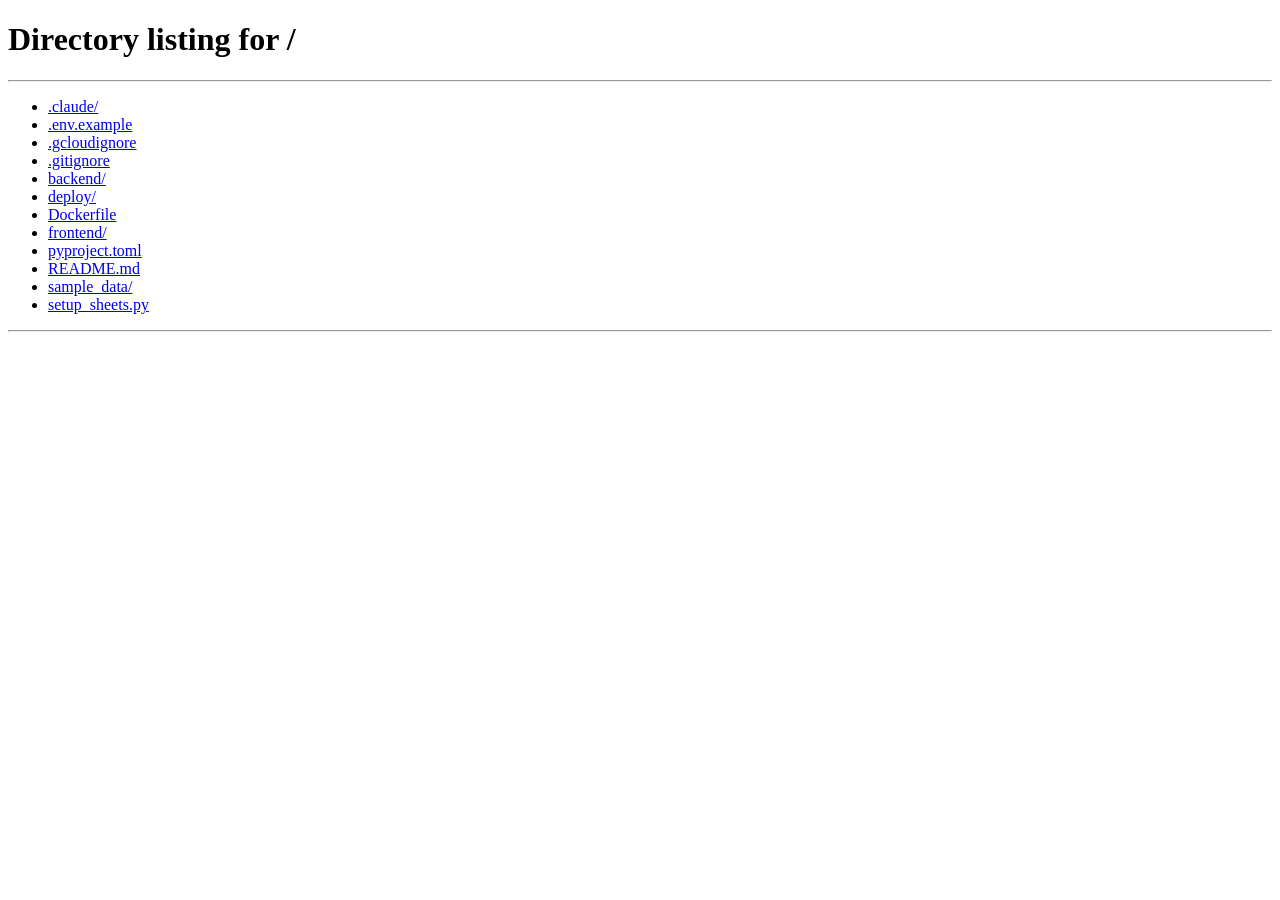
<file: frontend/index.html>
<!DOCTYPE html>
<html lang="en">
<head>
  <meta charset="UTF-8" />
  <meta name="viewport" content="width=device-width, initial-scale=1.0" />
  <title>Smart Classroom — MITAOE</title>
  <link rel="stylesheet" href="style.css" />
</head>
<body>

  <!-- Sidebar -->
  <aside class="sidebar">
    <div class="logo">
      <span class="logo-icon">🎓</span>
      <div>
        <div class="logo-title">Smart Classroom</div>
        <div class="logo-sub">MITAOE · CSE AI&ML</div>
      </div>
    </div>

    <!-- User badge -->
    <div class="user-badge">
      <div class="user-avatar" id="nav-avatar">?</div>
      <div>
        <div class="user-name"  id="nav-name">—</div>
        <div class="user-role"  id="nav-role">—</div>
      </div>
    </div>

    <nav id="sidebar-nav">
      <!-- Injected by JS based on role -->
    </nav>

    <button class="nav-btn logout-btn" onclick="logout()">🚪 Logout</button>
  </aside>

  <!-- Main content -->
  <main class="content">

    <!-- ── DASHBOARD (hod / admin) ───────────────────────────── -->
    <section id="tab-dashboard" class="tab">
      <h1>HoD Dashboard</h1>
      <p class="subtitle">Live department analytics — powered by AI agents</p>
      <div class="card-grid">
        <div class="stat-card"><div class="stat-label">Dept Attendance</div><div class="stat-value" id="val-att">—</div></div>
        <div class="stat-card"><div class="stat-label">GATE Readiness</div><div class="stat-value" id="val-gate">—</div></div>
        <div class="stat-card"><div class="stat-label">Syllabus Coverage</div><div class="stat-value" id="val-cov">—</div></div>
        <div class="stat-card"><div class="stat-label">Quiz Attempts</div><div class="stat-value" id="val-quiz">—</div></div>
        <div class="stat-card"><div class="stat-label">Topics Done</div><div class="stat-value" id="val-topics">—</div></div>
      </div>
      <button class="btn primary" onclick="loadHodDashboard()">🔄 Refresh</button>
      <div id="hod-result" class="result-box hidden"></div>
    </section>

    <!-- ── MY PROFILE (student) ──────────────────────────────── -->
    <section id="tab-profile" class="tab">
      <h1>My Profile</h1>
      <div class="card" id="profile-card">
        <p class="loading-text">Loading your profile…</p>
      </div>
      <div class="card">
        <h2>My Performance</h2>
        <div class="card-grid">
          <div class="stat-card"><div class="stat-label">Attendance</div><div class="stat-value" id="st-att">—</div></div>
          <div class="stat-card"><div class="stat-label">Avg Quiz Score</div><div class="stat-value" id="st-quiz">—</div></div>
          <div class="stat-card"><div class="stat-label">GATE Readiness</div><div class="stat-value" id="st-gate">—</div></div>
        </div>
        <div id="st-weak" class="weak-topics hidden"></div>
        <div id="st-insight" class="insight-box hidden"></div>
      </div>
    </section>

    <!-- ── STUDENTS (admin / hod / faculty) ──────────────────── -->
    <section id="tab-students" class="tab">
      <h1>Student List</h1>
      <div class="table-toolbar">
        <input id="student-search" type="text" placeholder="Search by PRN or Name…"
               oninput="filterTable('student-table', this.value)" />
        <button class="btn primary small" onclick="loadStudents()">🔄 Refresh</button>
      </div>
      <div class="table-wrap">
        <table id="student-table" class="data-table">
          <thead>
            <tr>
              <th>PRN</th><th>Name</th><th>Class</th><th>Division</th>
              <th>Department</th><th>Mobile</th><th>Parent Email</th>
            </tr>
          </thead>
          <tbody id="student-tbody"></tbody>
        </table>
      </div>
    </section>

    <!-- ── FACULTY LIST (admin / hod) ────────────────────────── -->
    <section id="tab-faculty" class="tab">
      <h1>Faculty &amp; Course List</h1>
      <div class="table-toolbar">
        <input id="faculty-search" type="text" placeholder="Search by name or subject…"
               oninput="filterTable('faculty-table', this.value)" />
        <button class="btn primary small" onclick="loadFaculty()">🔄 Refresh</button>
      </div>
      <div class="table-wrap">
        <table id="faculty-table" class="data-table">
          <thead>
            <tr>
              <th>ID</th><th>Name</th><th>Department</th><th>Subject</th>
              <th>Course</th><th>Semester</th><th>Email</th>
            </tr>
          </thead>
          <tbody id="faculty-tbody"></tbody>
        </table>
      </div>
    </section>

    <!-- ── SUBJECTS / COURSES ─────────────────────────────────── -->
    <section id="tab-subjects" class="tab">
      <h1>Subject &amp; Course List</h1>
      <div class="table-toolbar">
        <input id="subject-search" type="text" placeholder="Search by code or name…"
               oninput="filterTable('subject-table', this.value)" />
        <button class="btn primary small" onclick="loadSubjects()">🔄 Refresh</button>
      </div>
      <div class="table-wrap">
        <table id="subject-table" class="data-table">
          <thead>
            <tr>
              <th>Code</th><th>Subject Name</th><th>Department</th>
              <th>Semester</th><th>Credits</th><th>Faculty</th>
            </tr>
          </thead>
          <tbody id="subject-tbody"></tbody>
        </table>
      </div>
    </section>

    <!-- ── LESSON PLAN ────────────────────────────────────────── -->
    <section id="tab-lesson" class="tab">
      <h1>Lesson Plan</h1>
      <div class="table-toolbar">
        <input id="lesson-subject" type="text" placeholder="Filter by Subject Code (e.g. CS501)" />
        <button class="btn primary small" onclick="loadLessonPlan()">🔍 Filter</button>
        <button class="btn secondary small" onclick="loadLessonPlan(true)">All</button>
      </div>
      <div class="table-wrap">
        <table id="lesson-table" class="data-table">
          <thead>
            <tr>
              <th>Subject</th><th>Unit</th><th>Topic No</th><th>Topic</th>
              <th>Planned Date</th><th>Hours</th><th>CO</th><th>Bloom's</th><th>Status</th>
            </tr>
          </thead>
          <tbody id="lesson-tbody"></tbody>
        </table>
      </div>
    </section>

    <!-- ── UPLOADS (admin / hod / faculty) ───────────────────── -->
    <section id="tab-upload" class="tab">
      <h1>Upload Data</h1>
      <p class="subtitle">Add records one at a time or upload a CSV / Excel file in bulk.</p>

      <!-- Mode toggle -->
      <div class="upload-mode-bar">
        <button class="upload-mode-btn active" id="mode-bulk-btn"
                onclick="setUploadMode('bulk')">📂 Bulk Upload (CSV / Excel)</button>
        <button class="upload-mode-btn" id="mode-single-btn"
                onclick="setUploadMode('single')">➕ Add Single Record</button>
      </div>

      <!-- ── BULK UPLOAD ── -->
      <div id="bulk-upload-section">
        <div class="upload-grid">

          <div class="card upload-card">
            <div class="upload-icon">👥</div>
            <h2>Student List</h2>
            <p>PRN, Name, Class, Division, Mobile, Parent Email</p>
            <a href="#" onclick="downloadSample('students')" class="sample-link">⬇ Download sample CSV</a>
            <div class="file-drop" id="drop-students"
                 onclick="document.getElementById('file-students').click()"
                 ondragover="event.preventDefault()" ondrop="handleDrop(event,'students')">
              <span id="drop-students-label">Click or drag CSV / Excel here</span>
            </div>
            <input type="file" id="file-students" accept=".csv,.xlsx,.xls" class="hidden"
                   onchange="uploadFile('students', this)" />
            <div id="result-students" class="result-box hidden"></div>
          </div>

          <div class="card upload-card">
            <div class="upload-icon">👨‍🏫</div>
            <h2>Faculty List</h2>
            <p>Faculty ID, Name, Department, Subject, Email</p>
            <a href="#" onclick="downloadSample('faculty')" class="sample-link">⬇ Download sample CSV</a>
            <div class="file-drop" id="drop-faculty"
                 onclick="document.getElementById('file-faculty').click()"
                 ondragover="event.preventDefault()" ondrop="handleDrop(event,'faculty')">
              <span id="drop-faculty-label">Click or drag CSV / Excel here</span>
            </div>
            <input type="file" id="file-faculty" accept=".csv,.xlsx,.xls" class="hidden"
                   onchange="uploadFile('faculty', this)" />
            <div id="result-faculty" class="result-box hidden"></div>
          </div>

          <div class="card upload-card">
            <div class="upload-icon">📚</div>
            <h2>Subject / Course List</h2>
            <p>Subject Code, Name, Credits, Faculty Assigned</p>
            <a href="#" onclick="downloadSample('subjects')" class="sample-link">⬇ Download sample CSV</a>
            <div class="file-drop" id="drop-subjects"
                 onclick="document.getElementById('file-subjects').click()"
                 ondragover="event.preventDefault()" ondrop="handleDrop(event,'subjects')">
              <span id="drop-subjects-label">Click or drag CSV / Excel here</span>
            </div>
            <input type="file" id="file-subjects" accept=".csv,.xlsx,.xls" class="hidden"
                   onchange="uploadFile('subjects', this)" />
            <div id="result-subjects" class="result-box hidden"></div>
          </div>

          <div class="card upload-card">
            <div class="upload-icon">📋</div>
            <h2>Lesson / Teaching Plan</h2>
            <p>Unit, Topic, Planned Date, Hours, CO, Bloom's</p>
            <a href="#" onclick="downloadSample('lesson_plan')" class="sample-link">⬇ Download sample CSV</a>
            <div class="file-drop" id="drop-lesson_plan"
                 onclick="document.getElementById('file-lesson_plan').click()"
                 ondragover="event.preventDefault()" ondrop="handleDrop(event,'lesson_plan')">
              <span id="drop-lesson_plan-label">Click or drag CSV / Excel here</span>
            </div>
            <input type="file" id="file-lesson_plan" accept=".csv,.xlsx,.xls" class="hidden"
                   onchange="uploadFile('lesson_plan', this)" />
            <div id="result-lesson_plan" class="result-box hidden"></div>
          </div>

          <!-- Admin only -->
          <div class="card upload-card" id="upload-users-card" style="display:none">
            <div class="upload-icon">🔐</div>
            <h2>User Accounts</h2>
            <p>ID, Name, Role, Email, Password (plain — hashed automatically)</p>
            <a href="#" onclick="downloadSample('users')" class="sample-link">⬇ Download sample CSV</a>
            <div class="file-drop" id="drop-users"
                 onclick="document.getElementById('file-users').click()"
                 ondragover="event.preventDefault()" ondrop="handleDrop(event,'users')">
              <span id="drop-users-label">Click or drag CSV / Excel here</span>
            </div>
            <input type="file" id="file-users" accept=".csv,.xlsx,.xls" class="hidden"
                   onchange="uploadFile('users', this)" />
            <div id="result-users" class="result-box hidden"></div>
          </div>

        </div>
      </div><!-- /bulk -->

      <!-- ── SINGLE ENTRY ── -->
      <div id="single-upload-section" style="display:none">
        <div class="card" style="max-width:660px">

          <label>Data Type</label>
          <select id="single-type" onchange="renderSingleForm(this.value)">
            <option value="students">Student</option>
            <option value="faculty">Faculty</option>
            <option value="subjects">Subject / Course</option>
            <option value="lesson_plan">Lesson Plan (Topic)</option>
            <option value="users" id="single-type-users">User Account</option>
          </select>

          <div id="single-form-fields" style="margin-top:16px"></div>

          <div id="single-result" class="result-box hidden" style="margin-top:12px"></div>

          <button class="btn primary" style="margin-top:16px;width:100%"
                  onclick="submitSingle()">➕ Add Record</button>
        </div>
      </div><!-- /single -->

    </section>

    <!-- ── ATTENDANCE ─────────────────────────────────────────── -->
    <section id="tab-attendance" class="tab">
      <h1>Attendance</h1>
      <div class="two-col">
        <div class="card">
          <h2>Generate QR Code <span class="badge">Faculty</span></h2>
          <label>Lecture ID</label>
          <input id="qr-lecture-id" type="text" placeholder="e.g. CS501-L001" />
          <button class="btn primary" onclick="generateQR()">Generate QR</button>
          <div id="qr-result" class="qr-container hidden">
            <img id="qr-image" src="" alt="QR Code" />
            <p id="qr-token-display"></p>
            <p id="qr-expiry-display" class="qr-timer"></p>
          </div>
        </div>
        <div class="card">
          <h2>Mark Attendance <span class="badge student-badge">Student</span></h2>
          <label>Lecture ID</label><input id="att-lid" type="text" placeholder="CS501-L001" />
          <label>Lecture No</label><input id="att-lno" type="number" placeholder="1" />
          <label>Subject Code</label><input id="att-sub" type="text" placeholder="CS501" />
          <label>Date</label><input id="att-date" type="date" />
          <label>Student PRN</label><input id="att-prn" type="text" placeholder="MIT2024001" />
          <label>Student Name</label><input id="att-name" type="text" placeholder="Name" />
          <label>QR Token</label><input id="att-tok" type="text" placeholder="Paste token" />
          <label>Your GPS (lat, lon)</label><input id="att-sgps" type="text" placeholder="18.5204, 73.8567" />
          <label>Classroom GPS (lat, lon)</label><input id="att-cgps" type="text" placeholder="18.5204, 73.8567" />
          <button class="btn primary" onclick="markAttendance()">✅ Mark Attendance</button>
          <div id="att-result" class="result-box hidden"></div>
        </div>
      </div>
    </section>

    <!-- ── QUESTION BANK ──────────────────────────────────────── -->
    <section id="tab-questions" class="tab">
      <h1>GATE Question Generator</h1>
      <p class="subtitle">Generates 45 questions per topic using RAG + Groq (10–60 seconds)</p>
      <div class="card">
        <div class="form-row">
          <div><label>Subject Code</label><input id="q-sub" type="text" placeholder="CS501" /></div>
          <div><label>Unit</label><input id="q-unit" type="number" placeholder="1" /></div>
          <div><label>Topic No</label><input id="q-tno" type="text" placeholder="1.2" /></div>
        </div>
        <label>Topic Name</label>
        <input id="q-topic" type="text" placeholder="e.g. Convolutional Neural Networks" />
        <div class="form-row">
          <div><label>CO Mapping</label><input id="q-co" type="text" placeholder="CO2" /></div>
          <div>
            <label>Bloom's Level</label>
            <select id="q-blooms">
              <option>Remember</option><option>Understand</option>
              <option selected>Apply</option><option>Analyse</option>
              <option>Evaluate</option><option>Create</option>
            </select>
          </div>
        </div>
        <button class="btn primary" onclick="generateQuestions()">🧠 Generate 45 Questions</button>
        <div id="q-result" class="result-box hidden"></div>
      </div>
    </section>

    <!-- ── QUIZ ───────────────────────────────────────────────── -->
    <section id="tab-quiz" class="tab">
      <h1>Quiz Evaluation</h1>
      <div class="card">
        <div class="form-row">
          <div><label>Student PRN</label><input id="qz-prn" type="text" placeholder="MIT2024001" /></div>
          <div><label>Student Name</label><input id="qz-name" type="text" placeholder="Name" /></div>
        </div>
        <div class="form-row">
          <div><label>Subject Code</label><input id="qz-sub" type="text" placeholder="CS501" /></div>
          <div><label>Topic No</label><input id="qz-topic" type="text" placeholder="1.2" /></div>
          <div><label>Lecture No</label><input id="qz-lno" type="number" placeholder="5" /></div>
        </div>
        <label>Student Answers (JSON array)</label>
        <textarea id="qz-answers" rows="4"
          placeholder='[{"question_id":"Q1","selected":"A"},{"question_id":"Q2","selected":"C"}]'></textarea>
        <label>Answer Key (JSON object)</label>
        <textarea id="qz-key" rows="3" placeholder='{"Q1":"A","Q2":"B","Q3":"C"}'></textarea>
        <button class="btn primary" onclick="evaluateQuiz()">📝 Evaluate Quiz</button>
        <div id="qz-result" class="result-box hidden"></div>
      </div>
    </section>

    <!-- ── ANALYTICS ──────────────────────────────────────────── -->
    <section id="tab-analytics" class="tab">
      <h1>Analytics</h1>
      <div class="two-col">
        <div class="card">
          <h2>Student Analytics</h2>
          <label>Student PRN</label>
          <input id="an-prn" type="text" placeholder="MIT2024001" />
          <button class="btn primary" onclick="getStudentAnalytics()">📈 Get Report</button>
          <div id="an-student" class="result-box hidden"></div>
        </div>
        <div class="card">
          <h2>Faculty Analytics</h2>
          <label>Faculty ID</label>
          <input id="an-fid" type="text" placeholder="FAC001" />
          <button class="btn primary" onclick="getFacultyAnalytics()">📊 Get Report</button>
          <div id="an-faculty" class="result-box hidden"></div>
        </div>
      </div>
    </section>

    <!-- ── REPORTS ─────────────────────────────────────────────── -->
    <section id="tab-reports" class="tab">
      <h1>Report Generator</h1>
      <p class="subtitle">Exports are uploaded to Google Shared Drive and a download link is returned.</p>
      <div class="card">
        <label>Report Type</label>
        <select id="rpt-type">
          <option value="attendance">Attendance Sheet</option>
          <option value="quiz">Quiz Report</option>
          <option value="teaching_plan">Teaching Plan</option>
          <option value="question_bank">Question Bank</option>
        </select>
        <label>Formats</label>
        <div class="checkbox-row">
          <label><input type="checkbox" id="rpt-pdf" checked /> PDF</label>
          <label><input type="checkbox" id="rpt-xlsx" checked /> XLSX</label>
          <label><input type="checkbox" id="rpt-docx" /> DOCX</label>
        </div>
        <button class="btn primary" onclick="generateReport()">📄 Generate &amp; Upload to Drive</button>
        <div id="rpt-result" class="result-box hidden"></div>
      </div>
    </section>

    <!-- ── NOTIFICATIONS ──────────────────────────────────────── -->
    <section id="tab-notify" class="tab">
      <h1>Parent Notifications</h1>
      <p class="subtitle">Auto-identifies students below 75% attendance and alerts parents via WhatsApp + Email.</p>
      <div class="card">
        <label>Subject Code (leave blank for all)</label>
        <input id="nt-sub" type="text" placeholder="CS501" />
        <label>Faculty Email</label>
        <input id="nt-email" type="email" placeholder="faculty@mitaoe.ac.in" />
        <button class="btn danger" onclick="sendNotifications()">🔔 Send Alerts</button>
        <div id="nt-result" class="result-box hidden"></div>
      </div>
    </section>

  </main>

  <script src="app.js"></script>
</body>
</html>
</file>
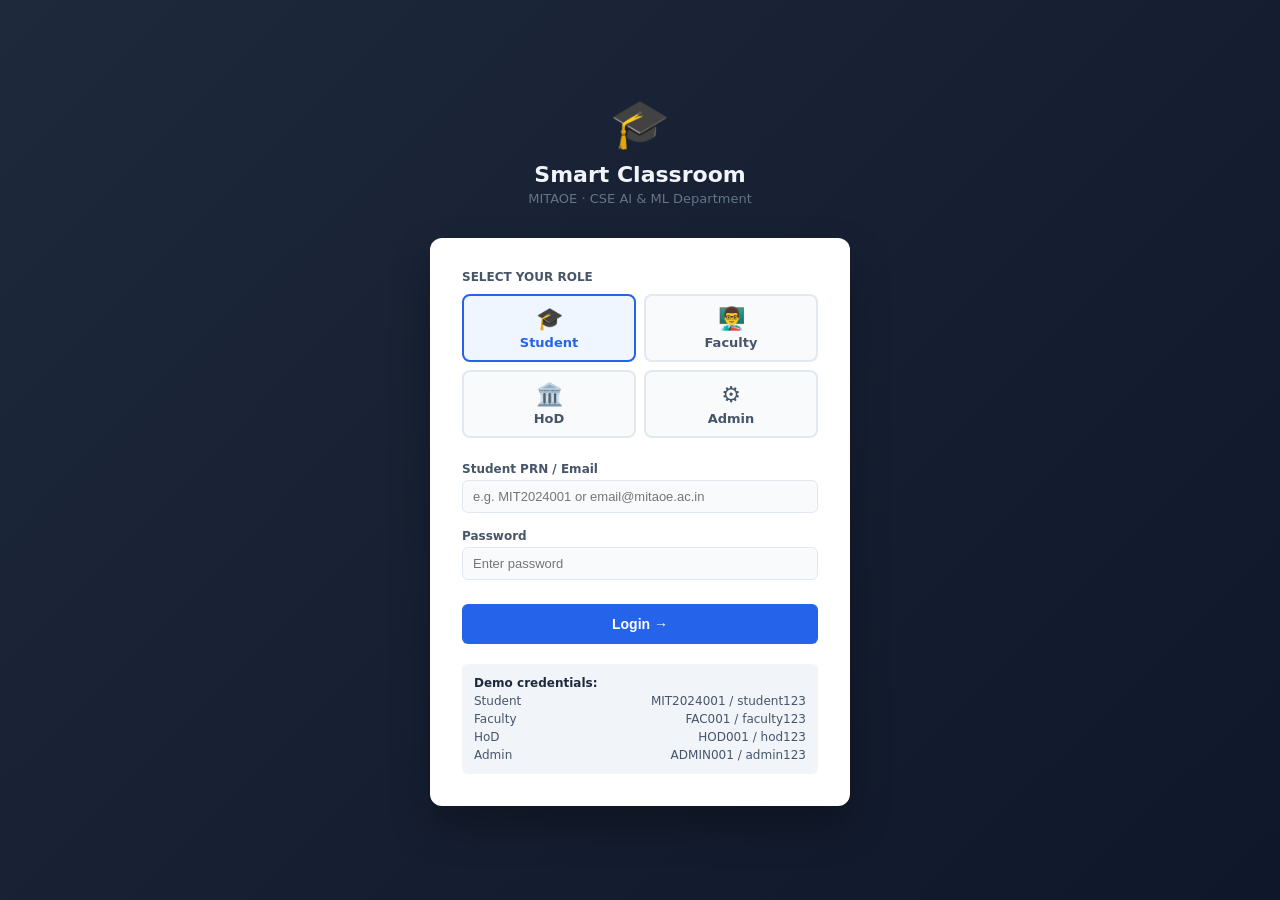
<file: frontend/login.html>
<!DOCTYPE html>
<html lang="en">
<head>
  <meta charset="UTF-8" />
  <meta name="viewport" content="width=device-width, initial-scale=1.0" />
  <title>Login — Smart Classroom MITAOE</title>
  <link rel="stylesheet" href="style.css" />
  <style>
    body {
      display: flex;
      align-items: center;
      justify-content: center;
      min-height: 100vh;
      background: linear-gradient(135deg, #1e293b 0%, #0f172a 100%);
      padding: 16px;
    }

    .login-wrap {
      width: 100%;
      max-width: 420px;
    }

    .login-header {
      text-align: center;
      margin-bottom: 32px;
    }
    .login-header .icon { font-size: 48px; }
    .login-header h1  { color: #f1f5f9; font-size: 22px; margin-top: 10px; }
    .login-header p   { color: #64748b; font-size: 13px; margin-top: 4px; }

    .login-card {
      background: #fff;
      border-radius: 12px;
      padding: 32px;
      box-shadow: 0 20px 40px rgba(0,0,0,0.3);
    }

    /* Role selector pills */
    .role-pills {
      display: grid;
      grid-template-columns: 1fr 1fr;
      gap: 8px;
      margin-bottom: 24px;
    }
    .role-pill {
      border: 2px solid var(--gray-200);
      border-radius: 8px;
      padding: 10px 8px;
      text-align: center;
      cursor: pointer;
      transition: border-color 0.15s, background 0.15s;
      font-size: 13px;
      font-weight: 600;
      color: var(--gray-600);
      background: var(--gray-50);
    }
    .role-pill .role-icon { display: block; font-size: 22px; margin-bottom: 4px; }
    .role-pill.active {
      border-color: var(--blue);
      background: var(--blue-lt);
      color: var(--blue);
    }

    .login-card label { margin-top: 16px; }

    .login-btn {
      width: 100%;
      margin-top: 24px;
      padding: 12px;
      font-size: 14px;
    }

    .error-msg {
      margin-top: 12px;
      padding: 10px 14px;
      background: #fef2f2;
      border: 1px solid #fecaca;
      border-radius: 6px;
      color: #dc2626;
      font-size: 13px;
      display: none;
    }

    .demo-hint {
      margin-top: 20px;
      padding: 12px;
      background: var(--gray-100);
      border-radius: 6px;
      font-size: 12px;
      color: var(--gray-600);
    }
    .demo-hint strong { color: var(--gray-800); }
    .demo-row { display: flex; justify-content: space-between; margin-top: 4px; }

    /* ── Reset password overlay ─────────────────────────── */
    #reset-overlay {
      display: none;
      position: fixed; inset: 0;
      background: rgba(0,0,0,0.6);
      z-index: 100;
      align-items: center;
      justify-content: center;
      padding: 16px;
    }
    #reset-overlay.show { display: flex; }

    .reset-card {
      background: #fff;
      border-radius: 12px;
      padding: 32px;
      width: 100%;
      max-width: 400px;
      box-shadow: 0 20px 40px rgba(0,0,0,0.4);
    }
    .reset-card h2 {
      font-size: 18px;
      color: var(--gray-900);
      margin-bottom: 6px;
    }
    .reset-card p.sub {
      font-size: 13px;
      color: var(--gray-500);
      margin-bottom: 20px;
    }
    .pw-strength {
      height: 4px;
      border-radius: 2px;
      background: var(--gray-200);
      margin-top: 6px;
      overflow: hidden;
    }
    .pw-strength-bar {
      height: 100%;
      width: 0%;
      transition: width 0.2s, background 0.2s;
      border-radius: 2px;
    }
    .reset-error {
      margin-top: 10px;
      padding: 8px 12px;
      background: #fef2f2;
      border: 1px solid #fecaca;
      border-radius: 6px;
      color: #dc2626;
      font-size: 13px;
      display: none;
    }
  </style>
</head>
<body>

<!-- ── Normal login card ──────────────────────────────────── -->
<div class="login-wrap">
  <div class="login-header">
    <div class="icon">🎓</div>
    <h1>Smart Classroom</h1>
    <p>MITAOE · CSE AI &amp; ML Department</p>
  </div>

  <div class="login-card">
    <p style="font-size:12px;font-weight:600;color:var(--gray-600);margin-bottom:10px;">SELECT YOUR ROLE</p>

    <div class="role-pills">
      <div class="role-pill active" data-role="student" onclick="selectRole(this)">
        <span class="role-icon">🎓</span>Student
      </div>
      <div class="role-pill" data-role="faculty" onclick="selectRole(this)">
        <span class="role-icon">👨‍🏫</span>Faculty
      </div>
      <div class="role-pill" data-role="hod" onclick="selectRole(this)">
        <span class="role-icon">🏛️</span>HoD
      </div>
      <div class="role-pill" data-role="admin" onclick="selectRole(this)">
        <span class="role-icon">⚙️</span>Admin
      </div>
    </div>

    <label id="id-label">Student PRN / Email</label>
    <input id="user-id" type="text" placeholder="e.g. MIT2024001 or email@mitaoe.ac.in"
           autocomplete="username" />

    <label>Password</label>
    <input id="password" type="password" placeholder="Enter password"
           autocomplete="current-password"
           onkeydown="if(event.key==='Enter') doLogin()" />

    <div class="error-msg" id="error-msg"></div>

    <button class="btn primary login-btn" onclick="doLogin()">Login →</button>

    <!-- Demo credentials hint -->
    <div class="demo-hint">
      <strong>Demo credentials:</strong>
      <div class="demo-row"><span>Student</span><span>MIT2024001 / student123</span></div>
      <div class="demo-row"><span>Faculty</span><span>FAC001 / faculty123</span></div>
      <div class="demo-row"><span>HoD</span><span>HOD001 / hod123</span></div>
      <div class="demo-row"><span>Admin</span><span>ADMIN001 / admin123</span></div>
    </div>
  </div>
</div>

<!-- ── First-login password reset overlay ────────────────── -->
<div id="reset-overlay">
  <div class="reset-card">
    <h2>🔐 Set Your Password</h2>
    <p class="sub">This is your first login. Please choose a new password to continue.</p>

    <label>New Password</label>
    <input id="new-pw" type="password" placeholder="At least 8 characters"
           oninput="checkStrength(this.value)" />
    <div class="pw-strength"><div class="pw-strength-bar" id="pw-bar"></div></div>

    <label style="margin-top:14px;">Confirm Password</label>
    <input id="confirm-pw" type="password" placeholder="Re-enter new password"
           onkeydown="if(event.key==='Enter') doReset()" />

    <div class="reset-error" id="reset-error"></div>

    <button class="btn primary login-btn" onclick="doReset()">Set Password &amp; Login →</button>
  </div>
</div>

<script>
  const API = window.location.origin;
  let selectedRole = "student";
  let _resetUserId   = "";
  let _resetTmpToken = "";

  const ID_LABELS = {
    student: "Student PRN / Email",
    faculty: "Faculty ID / Email",
    hod:     "HoD ID / Email",
    admin:   "Admin ID / Email",
  };

  const ID_PLACEHOLDERS = {
    student: "e.g. MIT2024001 or email@mitaoe.ac.in",
    faculty: "e.g. FAC001 or priya.sharma@mitaoe.ac.in",
    hod:     "e.g. HOD001 or anita.verma@mitaoe.ac.in",
    admin:   "e.g. ADMIN001 or admin@mitaoe.ac.in",
  };

  function selectRole(pill) {
    document.querySelectorAll(".role-pill").forEach(p => p.classList.remove("active"));
    pill.classList.add("active");
    selectedRole = pill.dataset.role;
    document.getElementById("id-label").textContent        = ID_LABELS[selectedRole];
    document.getElementById("user-id").placeholder         = ID_PLACEHOLDERS[selectedRole];
  }

  async function doLogin() {
    const btn   = document.querySelector(".login-btn");
    const errEl = document.getElementById("error-msg");
    const userId   = document.getElementById("user-id").value.trim();
    const password = document.getElementById("password").value;

    if (!userId || !password) {
      showError("Please enter your ID (or email) and password.");
      return;
    }

    btn.innerHTML = '<span class="spinner"></span>Signing in…';
    btn.disabled  = true;
    errEl.style.display = "none";

    try {
      const resp = await fetch(API + "/api/auth/login", {
        method: "POST",
        headers: { "Content-Type": "application/json" },
        body: JSON.stringify({ user_id: userId, password }),
      });

      if (!resp.ok) {
        const err = await resp.json();
        throw new Error(err.detail || "Login failed");
      }

      const data = await resp.json();

      // First-login reset gate
      if (data.must_reset) {
        _resetUserId   = data.user_id;
        _resetTmpToken = data.temp_token;
        document.getElementById("reset-overlay").classList.add("show");
        btn.innerHTML = "Login →";
        btn.disabled  = false;
        return;
      }

      // Verify role matches selected pill
      if (data.role !== selectedRole) {
        throw new Error(`This account is a '${data.role}', not a '${selectedRole}'.`);
      }

      _storeAndRedirect(data);

    } catch (e) {
      showError(e.message);
      btn.innerHTML = "Login →";
      btn.disabled  = false;
    }
  }

  async function doReset() {
    const newPw     = document.getElementById("new-pw").value;
    const confirmPw = document.getElementById("confirm-pw").value;
    const errEl     = document.getElementById("reset-error");
    const btn       = document.getElementById("reset-overlay").querySelector(".btn");

    errEl.style.display = "none";

    if (newPw.length < 8) {
      showResetError("Password must be at least 8 characters."); return;
    }
    if (newPw !== confirmPw) {
      showResetError("Passwords do not match."); return;
    }

    btn.innerHTML = '<span class="spinner"></span>Saving…';
    btn.disabled  = true;

    try {
      const resp = await fetch(API + "/api/auth/change-password", {
        method: "POST",
        headers: { "Content-Type": "application/json" },
        body: JSON.stringify({
          user_id:      _resetUserId,
          temp_token:   _resetTmpToken,
          new_password: newPw,
        }),
      });

      if (!resp.ok) {
        const err = await resp.json();
        throw new Error(err.detail || "Password change failed");
      }

      const data = await resp.json();

      // Verify role
      if (data.role !== selectedRole) {
        throw new Error(`This account is a '${data.role}', not a '${selectedRole}'.`);
      }

      _storeAndRedirect(data);

    } catch (e) {
      showResetError(e.message);
      btn.innerHTML = "Set Password & Login →";
      btn.disabled  = false;
    }
  }

  function _storeAndRedirect(data) {
    localStorage.setItem("sc_token", data.token);
    localStorage.setItem("sc_user",  JSON.stringify(data));
    window.location.href = "/dashboard";
  }

  function checkStrength(pw) {
    const bar = document.getElementById("pw-bar");
    let score = 0;
    if (pw.length >= 8)  score++;
    if (pw.length >= 12) score++;
    if (/[A-Z]/.test(pw)) score++;
    if (/[0-9]/.test(pw)) score++;
    if (/[^A-Za-z0-9]/.test(pw)) score++;
    const pct   = (score / 5) * 100;
    const color = score <= 1 ? "#ef4444" : score <= 3 ? "#f59e0b" : "#22c55e";
    bar.style.width      = pct + "%";
    bar.style.background = color;
  }

  function showError(msg) {
    const el = document.getElementById("error-msg");
    el.textContent   = msg;
    el.style.display = "block";
  }

  function showResetError(msg) {
    const el = document.getElementById("reset-error");
    el.textContent   = msg;
    el.style.display = "block";
  }

  // If already logged in, go straight to dashboard
  if (localStorage.getItem("sc_token")) {
    window.location.href = "/dashboard";
  }
</script>

</body>
</html>
</file>
<file: frontend/style.css>
/* ── Reset ────────────────────────────────────────────────────────────────── */
*, *::before, *::after { box-sizing: border-box; margin: 0; padding: 0; }

:root {
  --blue:     #2563eb;
  --blue-dk:  #1d4ed8;
  --blue-lt:  #eff6ff;
  --green:    #16a34a;
  --red:      #dc2626;
  --amber:    #d97706;
  --gray-50:  #f8fafc;
  --gray-100: #f1f5f9;
  --gray-200: #e2e8f0;
  --gray-400: #94a3b8;
  --gray-600: #475569;
  --gray-800: #1e293b;
  --sidebar-w: 230px;
  --radius:    8px;
}

body {
  font-family: system-ui, -apple-system, sans-serif;
  font-size: 14px;
  color: var(--gray-800);
  background: var(--gray-100);
  display: flex;
  min-height: 100vh;
}

/* ── Sidebar ──────────────────────────────────────────────────────────────── */
.sidebar {
  width: var(--sidebar-w);
  background: var(--gray-800);
  color: #cbd5e1;
  display: flex;
  flex-direction: column;
  position: fixed;
  top: 0; left: 0; bottom: 0;
  overflow-y: auto;
}

.logo {
  display: flex;
  align-items: center;
  gap: 10px;
  padding: 20px 16px 14px;
  border-bottom: 1px solid #334155;
}
.logo-icon  { font-size: 26px; }
.logo-title { font-weight: 700; font-size: 13px; color: #f1f5f9; }
.logo-sub   { font-size: 11px; color: #64748b; margin-top: 2px; }

/* User badge */
.user-badge {
  display: flex;
  align-items: center;
  gap: 10px;
  padding: 12px 16px;
  border-bottom: 1px solid #1e293b;
  background: #0f172a;
}
.user-avatar {
  width: 34px; height: 34px;
  border-radius: 50%;
  background: var(--blue);
  color: #fff;
  font-size: 14px;
  font-weight: 700;
  display: flex;
  align-items: center;
  justify-content: center;
  flex-shrink: 0;
}
.user-name { font-size: 12px; font-weight: 600; color: #f1f5f9; line-height: 1.3; }
.user-role {
  font-size: 10px;
  color: #64748b;
  text-transform: uppercase;
  letter-spacing: 0.5px;
  margin-top: 2px;
}

nav { padding: 10px 8px; display: flex; flex-direction: column; gap: 2px; flex: 1; }

.nav-btn {
  background: none;
  border: none;
  color: #94a3b8;
  text-align: left;
  padding: 9px 12px;
  border-radius: 6px;
  cursor: pointer;
  font-size: 13px;
  width: 100%;
  transition: background 0.15s, color 0.15s;
}
.nav-btn:hover  { background: #1e293b; color: #f1f5f9; }
.nav-btn.active { background: var(--blue); color: #fff; }

.logout-btn {
  margin: 8px;
  color: #f87171;
  font-size: 12px;
  padding: 8px 12px;
  border-top: 1px solid #334155;
}
.logout-btn:hover { background: #450a0a; color: #fca5a5; }

/* ── Content ──────────────────────────────────────────────────────────────── */
.content {
  margin-left: var(--sidebar-w);
  flex: 1;
  padding: 28px 32px;
  max-width: 1200px;
}

.tab { display: none; }
.tab.active { display: block; }

h1 { font-size: 20px; font-weight: 700; margin-bottom: 4px; }
.subtitle { color: var(--gray-400); font-size: 13px; margin-bottom: 24px; }

/* ── Cards ────────────────────────────────────────────────────────────────── */
.card {
  background: #fff;
  border: 1px solid var(--gray-200);
  border-radius: var(--radius);
  padding: 22px;
  margin-bottom: 20px;
}
.card h2 {
  font-size: 14px; font-weight: 600;
  margin-bottom: 14px;
  display: flex; align-items: center; gap: 8px;
}

.two-col { display: grid; grid-template-columns: 1fr 1fr; gap: 20px; }
@media (max-width: 860px) { .two-col { grid-template-columns: 1fr; } }

/* ── Stat cards ───────────────────────────────────────────────────────────── */
.card-grid {
  display: grid;
  grid-template-columns: repeat(auto-fit, minmax(150px, 1fr));
  gap: 14px;
  margin-bottom: 20px;
}
.stat-card {
  background: #fff;
  border: 1px solid var(--gray-200);
  border-radius: var(--radius);
  padding: 18px 14px;
  text-align: center;
}
.stat-label { font-size: 11px; color: var(--gray-400); margin-bottom: 6px; text-transform: uppercase; letter-spacing: 0.4px; }
.stat-value { font-size: 26px; font-weight: 700; color: var(--blue); }

/* ── Badges ───────────────────────────────────────────────────────────────── */
.badge {
  font-size: 10px; font-weight: 600;
  padding: 2px 7px; border-radius: 10px;
  background: #dbeafe; color: #1d4ed8;
}
.student-badge { background: #dcfce7; color: #15803d; }

/* ── Forms ────────────────────────────────────────────────────────────────── */
label {
  display: block; font-size: 12px; font-weight: 600;
  color: var(--gray-600); margin-top: 12px; margin-bottom: 4px;
}
input, select, textarea {
  width: 100%;
  border: 1px solid var(--gray-200);
  border-radius: 6px;
  padding: 8px 10px;
  font-size: 13px;
  color: var(--gray-800);
  background: var(--gray-50);
  outline: none;
  transition: border-color 0.15s;
}
input:focus, select:focus, textarea:focus {
  border-color: var(--blue); background: #fff;
}
textarea { resize: vertical; font-family: monospace; }

.form-row {
  display: grid;
  grid-template-columns: repeat(auto-fit, minmax(140px, 1fr));
  gap: 12px;
}
.checkbox-row {
  display: flex; gap: 16px; margin-top: 8px; flex-wrap: wrap;
}
.checkbox-row label {
  display: flex; align-items: center; gap: 6px;
  margin-top: 0; font-weight: 400; cursor: pointer;
}
.checkbox-row input { width: auto; }

/* ── Buttons ──────────────────────────────────────────────────────────────── */
.btn {
  display: inline-block; margin-top: 14px;
  padding: 8px 18px; border: none; border-radius: 6px;
  font-size: 13px; font-weight: 600; cursor: pointer;
  transition: background 0.15s, transform 0.1s;
}
.btn:active { transform: scale(0.98); }
.btn.primary { background: var(--blue); color: #fff; }
.btn.primary:hover { background: var(--blue-dk); }
.btn.secondary { background: var(--gray-200); color: var(--gray-800); }
.btn.secondary:hover { background: var(--gray-400); color: #fff; }
.btn.danger  { background: var(--red); color: #fff; }
.btn.danger:hover  { background: #b91c1c; }
.btn.small   { padding: 6px 12px; font-size: 12px; margin-top: 0; }

/* ── Result box ───────────────────────────────────────────────────────────── */
.result-box {
  margin-top: 14px;
  background: #0f172a;
  color: #86efac;
  font-family: monospace;
  font-size: 12px;
  padding: 14px;
  border-radius: 6px;
  white-space: pre-wrap;
  word-break: break-word;
  max-height: 300px;
  overflow-y: auto;
}
.result-box.error { color: #fca5a5; }
.hidden { display: none !important; }

/* ── QR ───────────────────────────────────────────────────────────────────── */
.qr-container { margin-top: 14px; text-align: center; }
.qr-container img {
  width: 170px; height: 170px;
  border: 2px solid var(--gray-200); border-radius: var(--radius);
}
.qr-container p  { font-size: 12px; color: var(--gray-600); margin-top: 6px; }
.qr-timer        { color: var(--amber); font-weight: 600; }

/* ── Tables ───────────────────────────────────────────────────────────────── */
.table-toolbar {
  display: flex; align-items: center; gap: 10px;
  margin-bottom: 12px; flex-wrap: wrap;
}
.table-toolbar input { flex: 1; max-width: 300px; margin: 0; }

.table-wrap { overflow-x: auto; border-radius: var(--radius); border: 1px solid var(--gray-200); }

.data-table {
  width: 100%; border-collapse: collapse;
  font-size: 13px; background: #fff;
}
.data-table th {
  background: var(--gray-800); color: #fff;
  padding: 10px 12px; text-align: left;
  font-size: 11px; text-transform: uppercase; letter-spacing: 0.4px;
  white-space: nowrap;
}
.data-table td {
  padding: 9px 12px; border-bottom: 1px solid var(--gray-100);
  color: var(--gray-800);
}
.data-table tr:last-child td { border-bottom: none; }
.data-table tr:hover td { background: var(--blue-lt); }

/* ── Upload mode toggle ──────────────────────────────────────────────────── */
.upload-mode-bar {
  display: flex;
  gap: 8px;
  margin-bottom: 20px;
}
.upload-mode-btn {
  padding: 9px 18px;
  border: 2px solid var(--gray-200);
  border-radius: 8px;
  background: var(--gray-50);
  color: var(--gray-600);
  font-size: 13px;
  font-weight: 600;
  cursor: pointer;
  transition: border-color 0.15s, background 0.15s, color 0.15s;
}
.upload-mode-btn:hover {
  border-color: var(--blue);
  color: var(--blue);
}
.upload-mode-btn.active {
  border-color: var(--blue);
  background: var(--blue-lt);
  color: var(--blue);
}

/* ── Upload cards ─────────────────────────────────────────────────────────── */
.upload-grid {
  display: grid;
  grid-template-columns: repeat(auto-fit, minmax(260px, 1fr));
  gap: 20px;
}
.upload-card { text-align: center; }
.upload-icon { font-size: 36px; margin-bottom: 8px; }
.upload-card h2 { justify-content: center; }
.upload-card p  { font-size: 12px; color: var(--gray-400); margin-bottom: 10px; }
.sample-link    { font-size: 12px; color: var(--blue); text-decoration: none; }
.sample-link:hover { text-decoration: underline; }

.file-drop {
  margin-top: 12px;
  border: 2px dashed var(--gray-200);
  border-radius: 8px;
  padding: 22px 12px;
  cursor: pointer;
  font-size: 12px; color: var(--gray-400);
  transition: border-color 0.15s, background 0.15s;
}
.file-drop:hover { border-color: var(--blue); background: var(--blue-lt); color: var(--blue); }
.file-drop.dragover { border-color: var(--blue); background: var(--blue-lt); }

/* ── Insight / weak topics ────────────────────────────────────────────────── */
.insight-box {
  margin-top: 12px; padding: 12px 14px;
  background: #fefce8; border: 1px solid #fef08a;
  border-radius: 6px; font-size: 13px; color: #713f12;
}
.weak-topics {
  margin-top: 10px; padding: 10px 14px;
  background: #fef2f2; border: 1px solid #fecaca;
  border-radius: 6px; font-size: 13px; color: #dc2626;
}

/* ── Loading ──────────────────────────────────────────────────────────────── */
.loading-text { color: var(--gray-400); font-size: 13px; padding: 8px 0; }
.spinner {
  display: inline-block; width: 13px; height: 13px;
  border: 2px solid #ffffff44; border-top-color: #fff;
  border-radius: 50%; animation: spin 0.6s linear infinite;
  margin-right: 6px; vertical-align: middle;
}
@keyframes spin { to { transform: rotate(360deg); } }
</file>
